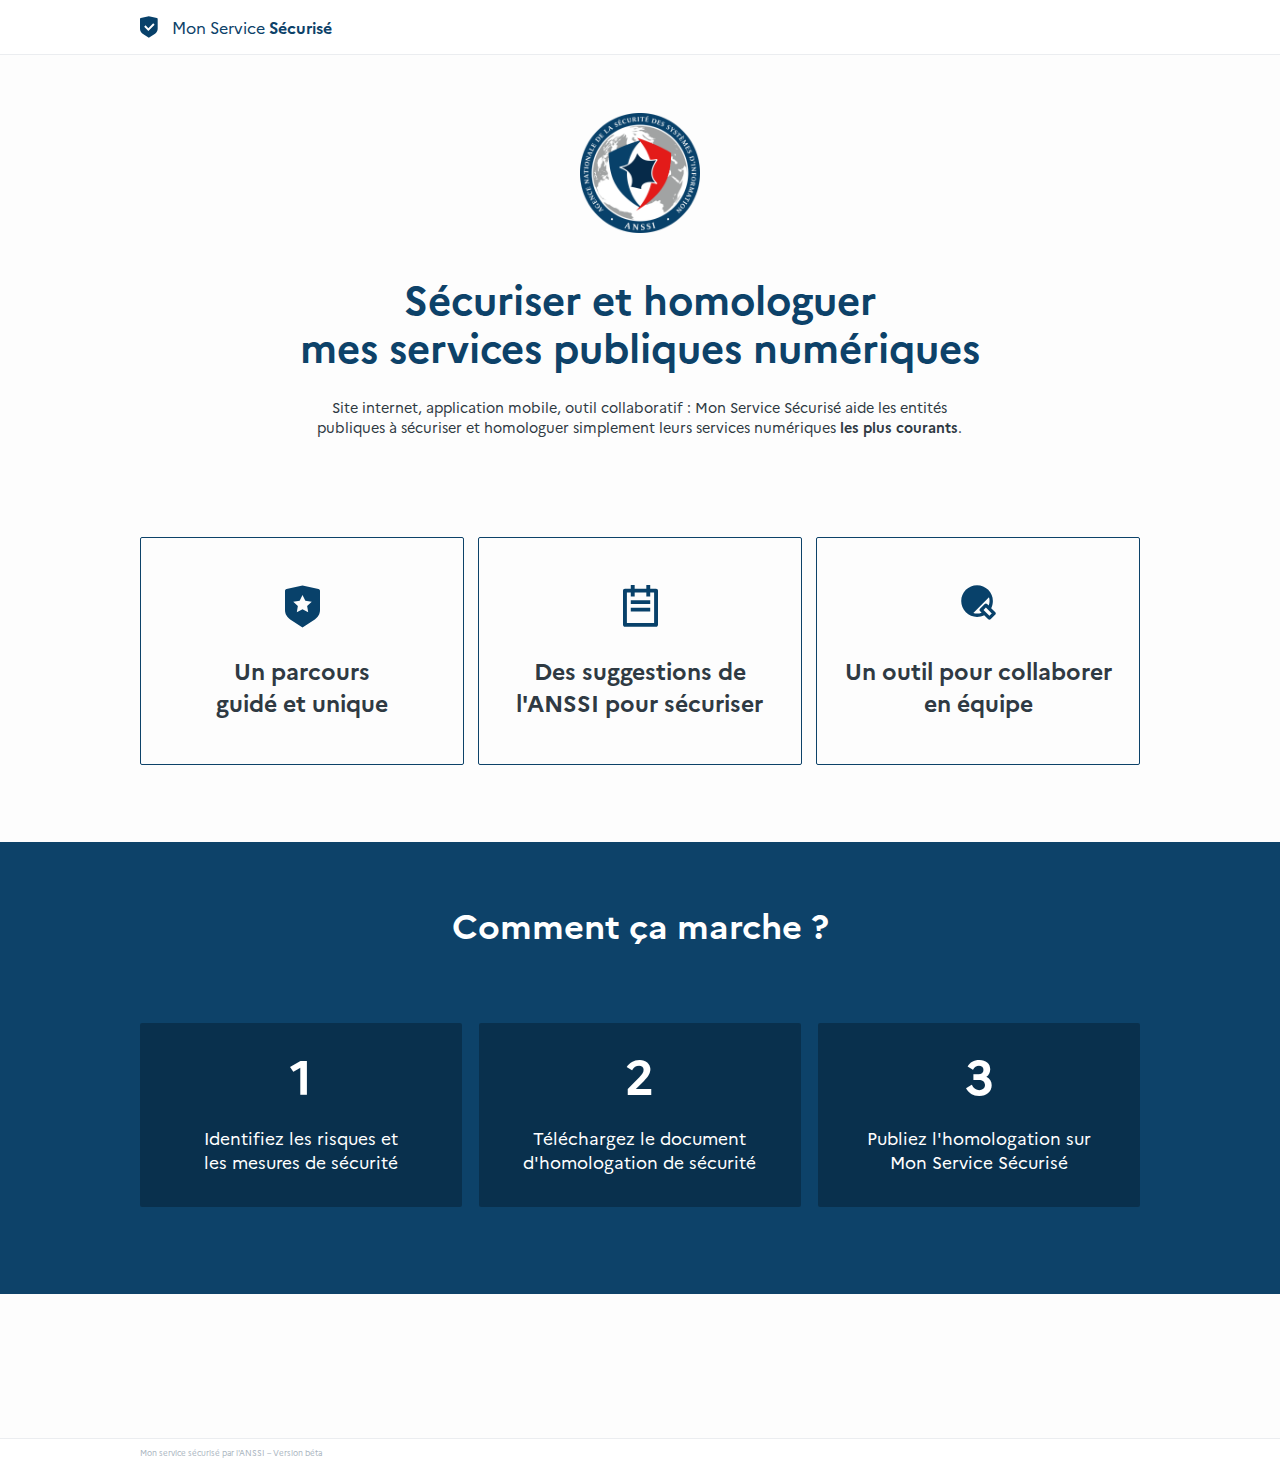
<file: public/index.html>
<!DOCTYPE html>
<meta charset="utf-8">
<title>Mon Service Sécurisé</title>
<link href="assets/styles/fonts.css" rel="stylesheet">
<link href="assets/styles/mss.css" rel="stylesheet">

<header>
  <div class="logo-mss">
    Mon Service <b>Sécurisé</b>
  </div>
</header>

<main>
  <div class="introduction">
    <div class="logo-anssi"></div>
    <h1>
      Sécuriser et homologuer<br>
      mes services publiques numériques
    </h1>
    <p>
      Site internet, application mobile, outil collaboratif : Mon Service
      Sécurisé aide les entités<br>
      publiques à sécuriser et homologuer simplement leurs services numériques
      <b>les plus courants</b>.
    </p>
  </div>

  <div class="fonctionnalites">
    <div class="fonctionnalite parcours-guide">
      Un parcours<br>
      guidé et unique
    </div>
    <div class="fonctionnalite suggestions-anssi">
      Des suggestions de l'ANSSI pour sécuriser
    </div>
    <div class="fonctionnalite mode-collaboratif">
      Un outil pour collaborer en équipe
    </div>
  </div>

  <div class="bandeau">
    <h1>Comment ça marche ?</h1>
    <div class="etapes">
      <div class="etape">
        <h2>1</h2>
        <p>
          Identifiez les risques et<br>
          les mesures de sécurité
        </p>
      </div>
      <div class="etape">
        <h2>2</h2>
        <p>Téléchargez le document d'homologation de sécurité</p>
      </div>
      <div class="etape">
        <h2>3</h2>
        <p>Publiez l'homologation sur Mon Service Sécurisé</p>
      </div>
    </div>
  </div>
</main>

<footer>
  Mon service sécurisé par l'ANSSI – Version béta
</footer>
</file>
<file: public/assets/styles/fonts.css>
@font-face {
  font-family: Marianne;
  src: url(../fonts/Marianne-Light.woff2) format("woff2"), url(../fonts/Marianne-Light.woff) format("woff");
  font-weight: 300;
  font-style: normal; }

@font-face {
  font-family: Marianne;
  src: url(../fonts/Marianne-Light_Italic.woff2) format("woff2"), url(../fonts/Marianne-Light_Italic.woff) format("woff");
  font-weight: 300;
  font-style: italic; }

@font-face {
  font-family: Marianne;
  src: url(../fonts/Marianne-Regular.woff2) format("woff2"), url(../fonts/Marianne-Regular.woff) format("woff");
  font-weight: 400;
  font-style: normal; }

@font-face {
  font-family: Marianne;
  src: url(../fonts/Marianne-Regular_Italic.woff2) format("woff2"), url(../fonts/Marianne-Regular_Italic.woff) format("woff");
  font-weight: 400;
  font-style: italic; }

@font-face {
  font-family: Marianne;
  src: url(../fonts/Marianne-Bold.woff2) format("woff2"), url(../fonts/Marianne-Bold.woff) format("woff");
  font-weight: 700;
  font-style: normal; }

@font-face {
  font-family: Marianne;
  src: url(../fonts/Marianne-Bold_Italic.woff2) format("woff2"), url(../fonts/Marianne-Bold_Italic.woff) format("woff");
  font-weight: 700;
  font-style: italic; }
</file>
<file: public/assets/styles/mss.css>
body {
  margin: 0;
  padding: 0;

  min-width: 1200px;

  font-family: "Marianne";
}

header, .fonctionnalites, .etapes, footer {
  width: 1000px;
  margin: 0 auto;
  color: #0d4269;
}

header {
  padding: 1em 0;
}

.logo-mss {
  display: inline-block;
  padding: 0 0 0 2em;

  background-image: url(../images/logo_mss.svg);
  background-repeat: no-repeat;
  background-size: contain;
}

main {
  padding-bottom: 10em;
  border-top: solid 1px #ebedf0;
  border-bottom: solid 1px #ebedf0;
  background: #fdfdfd;

  text-align: center;
  font-size: 0.9em;
  color: #2f3a43;
}

.logo-anssi {
  margin: 0 auto;
  width: 120px;
  height: 120px;

  background-image: url(../images/logo_anssi.png);
  background-repeat: no-repeat;
  background-size: contain;
}

.introduction {
  margin: 4em auto;
  width: 51em;
}

.introduction h1 {
  margin-top: 1em;

  font-size: 2.8em;
  line-height: 1.2em;
  color: #0d4269;
}

.fonctionnalites, .etapes {
  display: grid;
  grid-template-columns: 1fr 1fr 1fr;
  grid-gap: 1em;

  padding: 3em 0;
}

.fonctionnalite {
  padding: 5em 1em 2em;

  border: solid 1px #0d4269;
  border-radius: 2px;

  font-weight: bold;
  font-size: 1.6em;
  color: #2f3a43;

  background-repeat: no-repeat;
  background-size: 1.5em;
  background-position-x: 50%;
  background-position-y: 2em;
}

.parcours-guide {
  background-image: url(../images/icone_parcours_guide.svg);
}

.suggestions-anssi {
  background-image: url(../images/icone_suggestions_anssi.svg);
}

.mode-collaboratif {
  background-image: url(../images/icone_mode_collaboratif.svg);
}

.bandeau {
  margin-top: 2em;
  padding: 2em;
  background: #0d4269;

  font-size: 1.2em;
  color: white;
}

.etapes {
  color: white;
}

.etape {
  padding: 1em 2.5em;
  border-radius: 2px;

  background: #0004;
}

.etape h2 {
  margin: 0;

  font-size: 2.8em;
}

footer {
  padding: 1em 0;

  font-size: 0.5em;
  color: #abb6bf;
}
</file>
